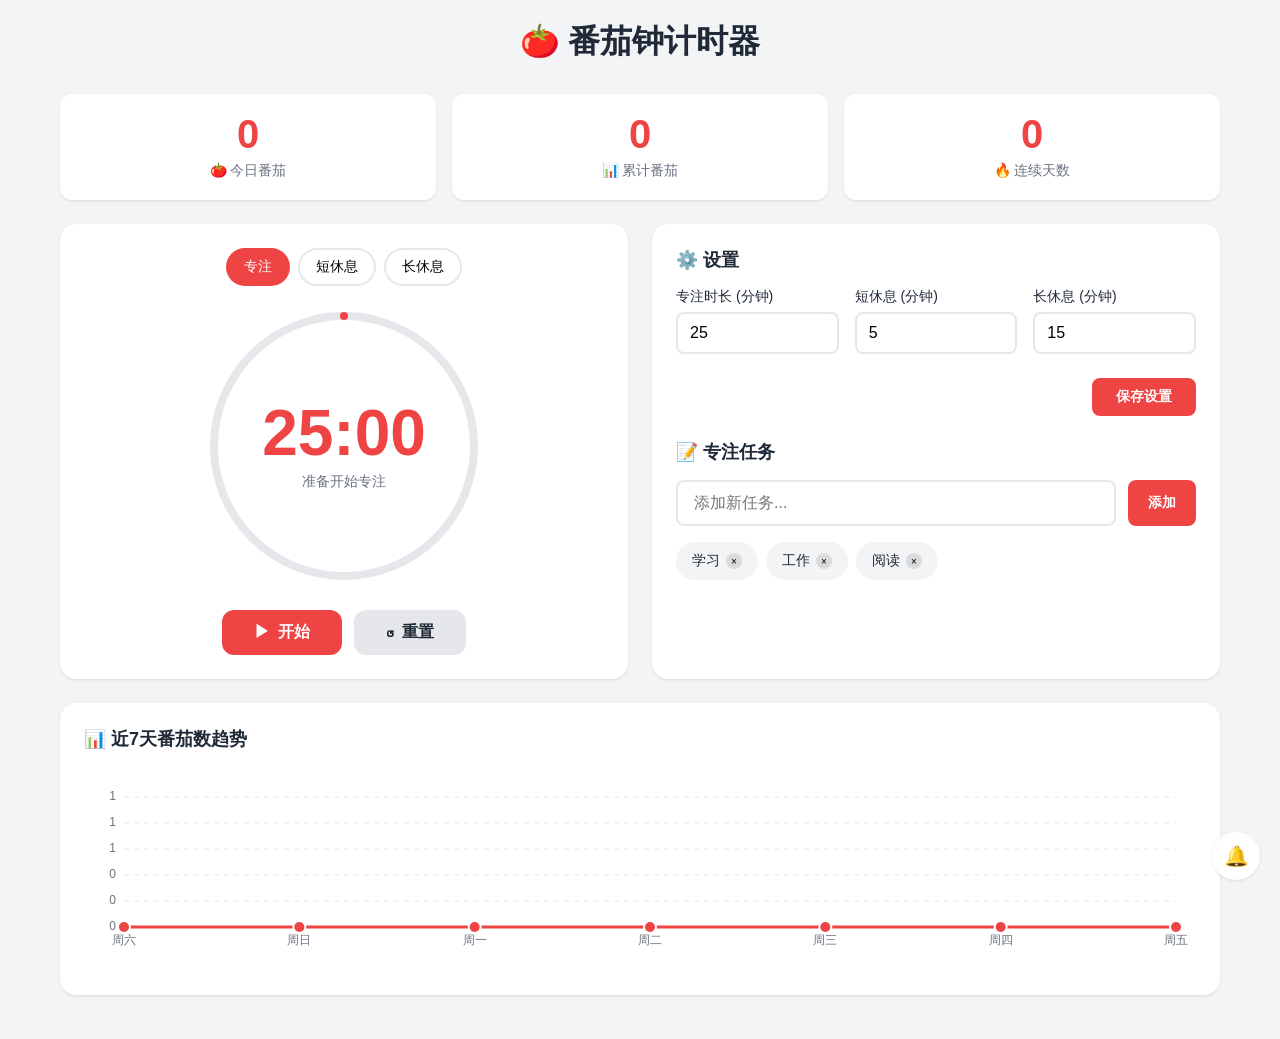
<file: index.html>
<!DOCTYPE html>
<html lang="zh-CN">
<head>
    <meta charset="UTF-8">
    <meta name="viewport" content="width=device-width, initial-scale=1.0">
    <title>番茄钟计时器</title>
    <style>
        * {
            margin: 0;
            padding: 0;
            box-sizing: border-box;
        }

        :root {
            --color-work: #ef4444;
            --color-break: #22c55e;
            --color-pause: #6b7280;
            --color-bg: #f3f4f6;
            --color-card: #ffffff;
            --color-text: #1f2937;
            --color-text-secondary: #6b7280;
            --color-border: #e5e7eb;
            --shadow: 0 1px 3px rgba(0, 0, 0, 0.1);
            --shadow-lg: 0 10px 15px -3px rgba(0, 0, 0, 0.1);
        }

        body {
            font-family: -apple-system, BlinkMacSystemFont, 'Segoe UI', Roboto, sans-serif;
            background-color: var(--color-bg);
            color: var(--color-text);
            min-height: 100vh;
        }

        .app {
            max-width: 1200px;
            margin: 0 auto;
            padding: 20px;
        }

        .header {
            text-align: center;
            margin-bottom: 30px;
        }

        .header h1 {
            font-size: 2rem;
            font-weight: 700;
            color: var(--color-text);
        }

        .main-grid {
            display: grid;
            grid-template-columns: 1fr 1fr;
            gap: 24px;
            margin-bottom: 24px;
        }

        @media (max-width: 768px) {
            .main-grid {
                grid-template-columns: 1fr;
            }
        }

        .card {
            background: var(--color-card);
            border-radius: 16px;
            padding: 24px;
            box-shadow: var(--shadow);
        }

        .card-title {
            font-size: 1.125rem;
            font-weight: 600;
            margin-bottom: 16px;
            color: var(--color-text);
        }

        /* Timer Section */
        .timer-section {
            display: flex;
            flex-direction: column;
            align-items: center;
        }

        .timer-mode {
            display: flex;
            gap: 8px;
            margin-bottom: 20px;
        }

        .mode-btn {
            padding: 8px 16px;
            border: 2px solid var(--color-border);
            background: transparent;
            border-radius: 20px;
            cursor: pointer;
            font-size: 0.875rem;
            font-weight: 500;
            transition: all 0.2s;
        }

        .mode-btn.active {
            color: white;
            border-color: transparent;
        }

        .mode-btn.work.active {
            background-color: var(--color-work);
        }

        .mode-btn.break.active {
            background-color: var(--color-break);
        }

        .mode-btn.long-break.active {
            background-color: #3b82f6;
        }

        .progress-container {
            position: relative;
            width: 280px;
            height: 280px;
            margin-bottom: 24px;
        }

        .timer-display {
            position: absolute;
            top: 50%;
            left: 50%;
            transform: translate(-50%, -50%);
            text-align: center;
        }

        .time-text {
            font-size: 4rem;
            font-weight: 700;
            font-variant-numeric: tabular-nums;
            line-height: 1;
        }

        .time-text.work {
            color: var(--color-work);
        }

        .time-text.break {
            color: var(--color-break);
        }

        .time-text.pause {
            color: var(--color-pause);
        }

        .task-label {
            font-size: 0.875rem;
            color: var(--color-text-secondary);
            margin-top: 8px;
            max-width: 200px;
            overflow: hidden;
            text-overflow: ellipsis;
            white-space: nowrap;
        }

        .timer-controls {
            display: flex;
            gap: 12px;
        }

        .control-btn {
            padding: 12px 32px;
            border: none;
            border-radius: 12px;
            font-size: 1rem;
            font-weight: 600;
            cursor: pointer;
            transition: all 0.2s;
            display: flex;
            align-items: center;
            gap: 8px;
        }

        .control-btn:hover {
            transform: translateY(-2px);
            box-shadow: var(--shadow-lg);
        }

        .control-btn:active {
            transform: translateY(0);
        }

        .btn-primary {
            background-color: var(--color-work);
            color: white;
        }

        .btn-primary.break {
            background-color: var(--color-break);
        }

        .btn-secondary {
            background-color: var(--color-border);
            color: var(--color-text);
        }

        /* Stats Section */
        .stats-grid {
            display: grid;
            grid-template-columns: repeat(3, 1fr);
            gap: 16px;
            margin-bottom: 24px;
        }

        @media (max-width: 768px) {
            .stats-grid {
                grid-template-columns: 1fr;
            }
        }

        .stat-card {
            background: var(--color-card);
            border-radius: 12px;
            padding: 20px;
            text-align: center;
            box-shadow: var(--shadow);
            transition: transform 0.2s;
        }

        .stat-card:hover {
            transform: translateY(-2px);
        }

        .stat-value {
            font-size: 2.5rem;
            font-weight: 700;
            color: var(--color-work);
            line-height: 1;
        }

        .stat-label {
            font-size: 0.875rem;
            color: var(--color-text-secondary);
            margin-top: 8px;
        }

        /* Chart Section */
        .chart-container {
            background: var(--color-card);
            border-radius: 16px;
            padding: 24px;
            box-shadow: var(--shadow);
            margin-bottom: 24px;
        }

        .chart-canvas {
            width: 100%;
            height: 200px;
        }

        /* Settings Section */
        .settings-grid {
            display: grid;
            grid-template-columns: repeat(3, 1fr);
            gap: 16px;
        }

        @media (max-width: 768px) {
            .settings-grid {
                grid-template-columns: 1fr;
            }
        }

        .form-group {
            display: flex;
            flex-direction: column;
        }

        .form-label {
            font-size: 0.875rem;
            font-weight: 500;
            margin-bottom: 6px;
            color: var(--color-text);
        }

        .form-input {
            padding: 10px 12px;
            border: 2px solid var(--color-border);
            border-radius: 8px;
            font-size: 1rem;
            transition: border-color 0.2s;
        }

        .form-input:focus {
            outline: none;
            border-color: var(--color-work);
        }

        .form-input.error {
            border-color: var(--color-work);
        }

        .error-message {
            font-size: 0.75rem;
            color: var(--color-work);
            margin-top: 4px;
        }

        .settings-actions {
            display: flex;
            justify-content: flex-end;
            margin-top: 20px;
        }

        .btn-save {
            padding: 10px 24px;
            background-color: var(--color-work);
            color: white;
            border: none;
            border-radius: 8px;
            font-size: 0.875rem;
            font-weight: 600;
            cursor: pointer;
            transition: all 0.2s;
        }

        .btn-save:hover {
            opacity: 0.9;
        }

        /* Task List Section */
        .task-section {
            margin-top: 24px;
        }

        .task-input-group {
            display: flex;
            gap: 12px;
            margin-bottom: 16px;
        }

        .task-input {
            flex: 1;
            padding: 12px 16px;
            border: 2px solid var(--color-border);
            border-radius: 8px;
            font-size: 1rem;
        }

        .task-input:focus {
            outline: none;
            border-color: var(--color-work);
        }

        .btn-add {
            padding: 12px 20px;
            background-color: var(--color-work);
            color: white;
            border: none;
            border-radius: 8px;
            font-size: 0.875rem;
            font-weight: 600;
            cursor: pointer;
        }

        .task-list {
            display: flex;
            flex-wrap: wrap;
            gap: 8px;
        }

        .task-tag {
            display: inline-flex;
            align-items: center;
            gap: 6px;
            padding: 8px 14px;
            background-color: var(--color-bg);
            border-radius: 20px;
            font-size: 0.875rem;
            cursor: pointer;
            transition: all 0.2s;
            border: 2px solid transparent;
        }

        .task-tag:hover {
            background-color: var(--color-border);
        }

        .task-tag.active {
            background-color: var(--color-work);
            color: white;
        }

        .task-tag .remove-btn {
            width: 16px;
            height: 16px;
            border-radius: 50%;
            background-color: rgba(0, 0, 0, 0.1);
            border: none;
            cursor: pointer;
            font-size: 10px;
            display: flex;
            align-items: center;
            justify-content: center;
        }

        .task-tag.active .remove-btn {
            background-color: rgba(255, 255, 255, 0.3);
            color: white;
        }

        /* Notification */
        .notification {
            position: fixed;
            top: 20px;
            right: 20px;
            padding: 16px 24px;
            background: var(--color-card);
            border-radius: 12px;
            box-shadow: var(--shadow-lg);
            transform: translateX(400px);
            transition: transform 0.3s ease;
            z-index: 1000;
        }

        .notification.show {
            transform: translateX(0);
        }

        .notification.success {
            border-left: 4px solid var(--color-break);
        }

        .notification.error {
            border-left: 4px solid var(--color-work);
        }

        /* Audio indicator */
        .audio-indicator {
            position: fixed;
            bottom: 20px;
            right: 20px;
            width: 48px;
            height: 48px;
            border-radius: 50%;
            background: var(--color-card);
            box-shadow: var(--shadow);
            display: flex;
            align-items: center;
            justify-content: center;
            cursor: pointer;
            font-size: 1.25rem;
        }
    </style>
</head>
<body>
    <div class="app">
        <header class="header">
            <h1>🍅 番茄钟计时器</h1>
        </header>

        <div class="stats-grid" id="statsContainer">
            <!-- StatCards will be rendered here -->
        </div>

        <div class="main-grid">
            <div class="card timer-section">
                <div class="timer-mode">
                    <button class="mode-btn work active" data-mode="work">专注</button>
                    <button class="mode-btn break" data-mode="break">短休息</button>
                    <button class="mode-btn long-break" data-mode="longBreak">长休息</button>
                </div>
                <div class="progress-container">
                    <canvas id="progressRing" width="280" height="280"></canvas>
                    <div class="timer-display">
                        <div class="time-text work" id="timeDisplay">25:00</div>
                        <div class="task-label" id="taskLabel">准备开始专注</div>
                    </div>
                </div>
                <div class="timer-controls">
                    <button class="control-btn btn-primary" id="startBtn">
                        <span>▶</span> 开始
                    </button>
                    <button class="control-btn btn-secondary" id="resetBtn">
                        <span>↺</span> 重置
                    </button>
                </div>
            </div>

            <div class="card">
                <h3 class="card-title">⚙️ 设置</h3>
                <div class="settings-grid">
                    <div class="form-group">
                        <label class="form-label">专注时长 (分钟)</label>
                        <input type="number" class="form-input" id="workDuration" value="25" min="1" max="60">
                        <div class="error-message" id="workDurationError"></div>
                    </div>
                    <div class="form-group">
                        <label class="form-label">短休息 (分钟)</label>
                        <input type="number" class="form-input" id="breakDuration" value="5" min="1" max="30">
                        <div class="error-message" id="breakDurationError"></div>
                    </div>
                    <div class="form-group">
                        <label class="form-label">长休息 (分钟)</label>
                        <input type="number" class="form-input" id="longBreakDuration" value="15" min="1" max="60">
                        <div class="error-message" id="longBreakDurationError"></div>
                    </div>
                </div>
                <div class="settings-actions">
                    <button class="btn-save" id="saveSettings">保存设置</button>
                </div>

                <div class="task-section">
                    <h3 class="card-title">📝 专注任务</h3>
                    <div class="task-input-group">
                        <input type="text" class="task-input" id="taskInput" placeholder="添加新任务...">
                        <button class="btn-add" id="addTask">添加</button>
                    </div>
                    <div class="task-list" id="taskList">
                        <!-- Task tags will be rendered here -->
                    </div>
                </div>
            </div>
        </div>

        <div class="chart-container">
            <h3 class="card-title">📊 近7天番茄数趋势</h3>
            <canvas id="trendChart" class="chart-canvas"></canvas>
        </div>
    </div>

    <div class="notification" id="notification"></div>
    <div class="audio-indicator" id="audioToggle">🔔</div>

    <script src="js/utils.js"></script>
    <script src="js/storage.js"></script>
    <script src="js/components/ProgressRing.js"></script>
    <script src="js/components/Timer.js"></script>
    <script src="js/components/StatCard.js"></script>
    <script src="js/components/Chart.js"></script>
    <script src="js/components/TaskList.js"></script>
    <script src="js/components/SettingsForm.js"></script>
    <script src="js/app.js"></script>
</body>
</html>
</file>
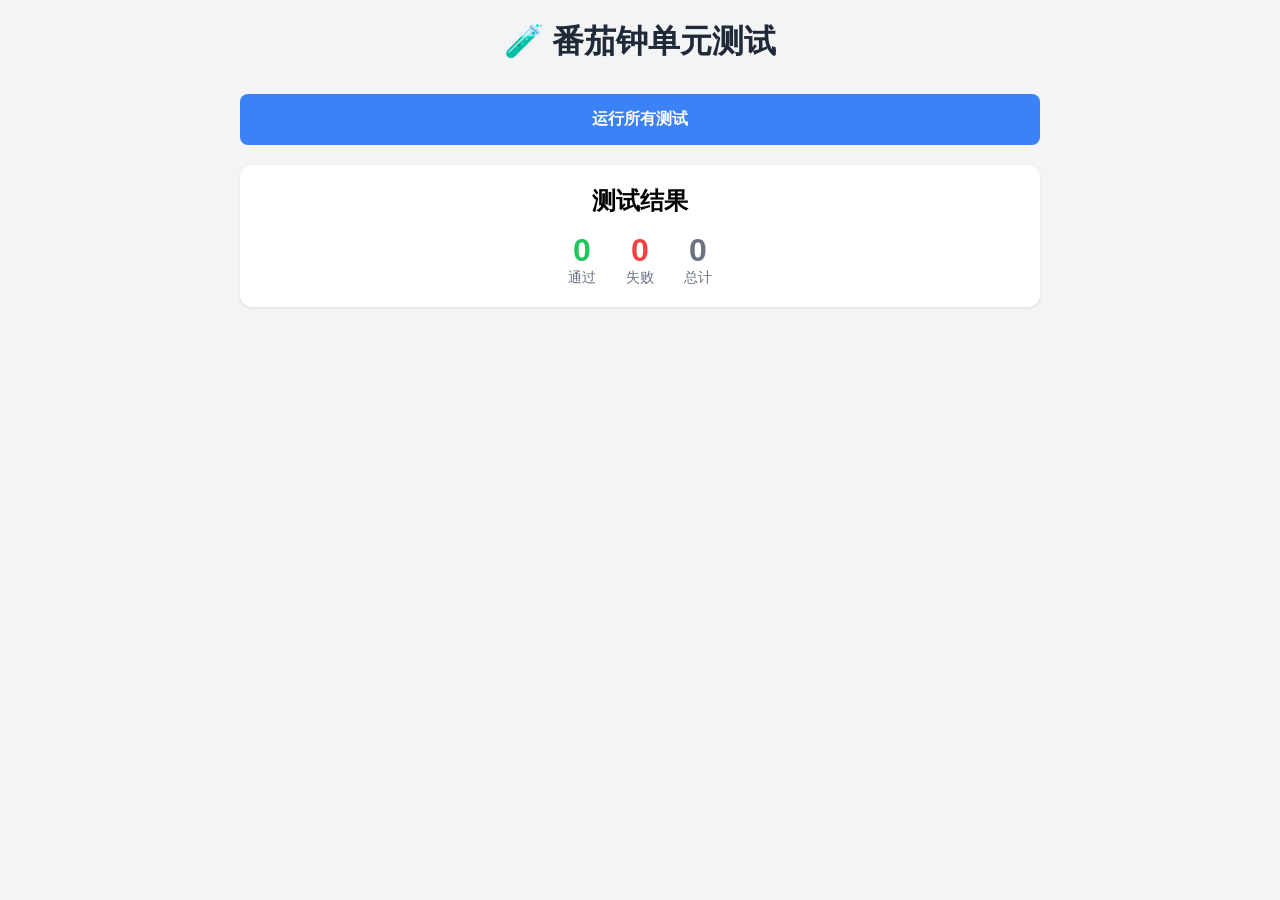
<file: test.html>
<!DOCTYPE html>
<html lang="zh-CN">
<head>
    <meta charset="UTF-8">
    <meta name="viewport" content="width=device-width, initial-scale=1.0">
    <title>番茄钟测试</title>
    <style>
        * {
            margin: 0;
            padding: 0;
            box-sizing: border-box;
        }

        body {
            font-family: -apple-system, BlinkMacSystemFont, 'Segoe UI', Roboto, sans-serif;
            background: #f3f4f6;
            padding: 20px;
        }

        .test-container {
            max-width: 800px;
            margin: 0 auto;
        }

        h1 {
            text-align: center;
            margin-bottom: 30px;
            color: #1f2937;
        }

        .test-suite {
            background: white;
            border-radius: 12px;
            padding: 20px;
            margin-bottom: 20px;
            box-shadow: 0 1px 3px rgba(0, 0, 0, 0.1);
        }

        .test-suite h2 {
            font-size: 1.25rem;
            margin-bottom: 15px;
            color: #374151;
            border-bottom: 2px solid #e5e7eb;
            padding-bottom: 10px;
        }

        .test-case {
            padding: 12px;
            margin-bottom: 10px;
            border-radius: 8px;
            display: flex;
            justify-content: space-between;
            align-items: center;
        }

        .test-case.pass {
            background: #d1fae5;
            border-left: 4px solid #22c55e;
        }

        .test-case.fail {
            background: #fee2e2;
            border-left: 4px solid #ef4444;
        }

        .test-case.running {
            background: #dbeafe;
            border-left: 4px solid #3b82f6;
        }

        .test-name {
            font-weight: 500;
            color: #1f2937;
        }

        .test-status {
            font-size: 0.875rem;
            font-weight: 600;
        }

        .test-status.pass {
            color: #22c55e;
        }

        .test-status.fail {
            color: #ef4444;
        }

        .test-status.running {
            color: #3b82f6;
        }

        .error-message {
            font-size: 0.75rem;
            color: #ef4444;
            margin-top: 5px;
        }

        .summary {
            background: white;
            border-radius: 12px;
            padding: 20px;
            box-shadow: 0 1px 3px rgba(0, 0, 0, 0.1);
            text-align: center;
        }

        .summary h2 {
            margin-bottom: 15px;
        }

        .summary-stats {
            display: flex;
            justify-content: center;
            gap: 30px;
            font-size: 1.125rem;
        }

        .stat {
            display: flex;
            flex-direction: column;
            align-items: center;
        }

        .stat-value {
            font-size: 2rem;
            font-weight: 700;
        }

        .stat-value.pass {
            color: #22c55e;
        }

        .stat-value.fail {
            color: #ef4444;
        }

        .stat-label {
            font-size: 0.875rem;
            color: #6b7280;
        }

        .run-btn {
            display: block;
            width: 100%;
            padding: 15px;
            background: #3b82f6;
            color: white;
            border: none;
            border-radius: 8px;
            font-size: 1rem;
            font-weight: 600;
            cursor: pointer;
            margin-bottom: 20px;
        }

        .run-btn:hover {
            background: #2563eb;
        }

        .run-btn:disabled {
            background: #9ca3af;
            cursor: not-allowed;
        }
    </style>
</head>
<body>
    <div class="test-container">
        <h1>🧪 番茄钟单元测试</h1>
        
        <button class="run-btn" id="runTests">运行所有测试</button>
        
        <div class="summary" id="summary">
            <h2>测试结果</h2>
            <div class="summary-stats">
                <div class="stat">
                    <div class="stat-value pass" id="passCount">0</div>
                    <div class="stat-label">通过</div>
                </div>
                <div class="stat">
                    <div class="stat-value fail" id="failCount">0</div>
                    <div class="stat-label">失败</div>
                </div>
                <div class="stat">
                    <div class="stat-value" id="totalCount" style="color: #6b7280;">0</div>
                    <div class="stat-label">总计</div>
                </div>
            </div>
        </div>

        <div id="testSuites"></div>
    </div>

    <script src="js/utils.js"></script>
    <script src="js/storage.js"></script>
    <script src="js/components/Timer.js"></script>
    <script src="js/components/SettingsForm.js"></script>
    
    <script>
        /**
         * 测试框架
         */
        class TestRunner {
            constructor() {
                this.suites = [];
                this.results = [];
            }

            describe(name, fn) {
                const suite = {
                    name,
                    tests: [],
                    beforeEach: null,
                    afterEach: null
                };
                this.suites.push(suite);
                this.currentSuite = suite;
                fn();
                this.currentSuite = null;
            }

            it(name, fn) {
                if (this.currentSuite) {
                    this.currentSuite.tests.push({ name, fn });
                }
            }

            beforeEach(fn) {
                if (this.currentSuite) {
                    this.currentSuite.beforeEach = fn;
                }
            }

            afterEach(fn) {
                if (this.currentSuite) {
                    this.currentSuite.afterEach = fn;
                }
            }

            async run() {
                this.results = [];
                
                for (const suite of this.suites) {
                    const suiteResult = {
                        name: suite.name,
                        tests: []
                    };

                    for (const test of suite.tests) {
                        const testResult = {
                            name: test.name,
                            status: 'running',
                            error: null
                        };

                        try {
                            if (suite.beforeEach) await suite.beforeEach();
                            await test.fn();
                            if (suite.afterEach) await suite.afterEach();
                            testResult.status = 'pass';
                        } catch (error) {
                            testResult.status = 'fail';
                            testResult.error = error.message;
                        }

                        suiteResult.tests.push(testResult);
                    }

                    this.results.push(suiteResult);
                }

                return this.results;
            }
        }

        // 断言函数
        function expect(actual) {
            return {
                toBe(expected) {
                    if (actual !== expected) {
                        throw new Error(`Expected ${expected} but got ${actual}`);
                    }
                },
                toEqual(expected) {
                    if (JSON.stringify(actual) !== JSON.stringify(expected)) {
                        throw new Error(`Expected ${JSON.stringify(expected)} but got ${JSON.stringify(actual)}`);
                    }
                },
                toBeTruthy() {
                    if (!actual) {
                        throw new Error(`Expected truthy but got ${actual}`);
                    }
                },
                toBeFalsy() {
                    if (actual) {
                        throw new Error(`Expected falsy but got ${actual}`);
                    }
                },
                toBeGreaterThan(expected) {
                    if (!(actual > expected)) {
                        throw new Error(`Expected ${actual} to be greater than ${expected}`);
                    }
                },
                toBeLessThan(expected) {
                    if (!(actual < expected)) {
                        throw new Error(`Expected ${actual} to be less than ${expected}`);
                    }
                },
                toBeGreaterThanOrEqual(expected) {
                    if (!(actual >= expected)) {
                        throw new Error(`Expected ${actual} to be greater than or equal to ${expected}`);
                    }
                },
                toContain(expected) {
                    if (!actual.includes(expected)) {
                        throw new Error(`Expected ${actual} to contain ${expected}`);
                    }
                },
                toHaveLength(expected) {
                    if (actual.length !== expected) {
                        throw new Error(`Expected length ${expected} but got ${actual.length}`);
                    }
                }
            };
        }

        // 创建测试运行器
        const runner = new TestRunner();

        // ==================== Timer Tests ====================
        runner.describe('Timer 组件测试', () => {
            let timer;

            runner.beforeEach(() => {
                timer = new Timer({
                    workDuration: 0.05, // 3秒用于测试
                    breakDuration: 0.03, // 2秒用于测试
                    longBreakDuration: 0.05
                });
            });

            runner.afterEach(() => {
                if (timer) timer.destroy();
            });

            runner.it('初始化时应该处于 idle 状态', () => {
                expect(timer.state).toBe('idle');
                expect(timer.mode).toBe('work');
            });

            runner.it('开始计时后应该处于 running 状态', () => {
                timer.start();
                expect(timer.state).toBe('running');
            });

            runner.it('暂停后应该处于 paused 状态', () => {
                timer.start();
                timer.pause();
                expect(timer.state).toBe('paused');
            });

            runner.it('重置后应该回到 idle 状态', () => {
                timer.start();
                timer.reset();
                expect(timer.state).toBe('idle');
            });

            runner.it('切换模式应该更新总时间', () => {
                timer.setMode('break');
                expect(timer.mode).toBe('break');
                expect(timer.totalTime).toBe(0.03 * 60 * 1000);
            });

            runner.it('应该正确计算进度', () => {
                timer.totalTime = 10000;
                timer.remainingTime = 5000;
                expect(timer.getProgress()).toBe(0.5);
            });

            runner.it('应该正确格式化时间', () => {
                timer.totalTime = 25 * 60 * 1000;
                timer.remainingTime = 25 * 60 * 1000;
                expect(timer.getFormattedTime()).toBe('25:00');
            });

            runner.it('完成工作模式后应该增加完成计数', () => {
                timer.setMode('work');
                timer.completedPomodoros = 0;
                timer._complete();
                expect(timer.completedPomodoros).toBe(1);
            });
        });

        // ==================== Utils Tests ====================
        runner.describe('Utils 工具函数测试', () => {
            runner.it('formatTime 应该正确格式化时间', () => {
                expect(Utils.formatTime(0)).toBe('00:00');
                expect(Utils.formatTime(60000)).toBe('01:00');
                expect(Utils.formatTime(90000)).toBe('01:30');
                expect(Utils.formatTime(3600000)).toBe('60:00');
            });

            runner.it('formatDate 应该正确格式化日期', () => {
                const date = new Date('2024-03-20');
                expect(Utils.formatDate(date)).toBe('2024-03-20');
            });

            runner.it('getLast7Days 应该返回7天日期', () => {
                const days = Utils.getLast7Days();
                expect(days).toHaveLength(7);
            });

            runner.it('getWeekDay 应该返回正确的星期', () => {
                expect(Utils.getWeekDay('2024-03-18')).toContain('周');
            });

            runner.it('validateSettings 应该验证设置', () => {
                const valid = Utils.validateSettings({
                    workDuration: 25,
                    breakDuration: 5,
                    longBreakDuration: 15
                });
                expect(valid.isValid).toBeTruthy();
            });

            runner.it('validateSettings 应该检测无效设置', () => {
                const invalid = Utils.validateSettings({
                    workDuration: 0,
                    breakDuration: 5,
                    longBreakDuration: 15
                });
                expect(invalid.isValid).toBeFalsy();
            });

            runner.it('generateId 应该生成唯一ID', () => {
                const id1 = Utils.generateId();
                const id2 = Utils.generateId();
                expect(id1).not.toBe(id2);
            });

            runner.it('deepClone 应该深拷贝对象', () => {
                const obj = { a: 1, b: { c: 2 } };
                const cloned = Utils.deepClone(obj);
                expect(cloned).toEqual(obj);
                cloned.b.c = 3;
                expect(obj.b.c).toBe(2);
            });
        });

        // ==================== Storage Tests ====================
        runner.describe('Storage 数据存储测试', () => {
            runner.beforeEach(() => {
                Storage.clearAll();
            });

            runner.it('应该保存和读取设置', () => {
                const settings = {
                    workDuration: 30,
                    breakDuration: 10,
                    longBreakDuration: 20
                };
                Storage.saveSettings(settings);
                const loaded = Storage.getSettings();
                expect(loaded.workDuration).toBe(30);
                expect(loaded.breakDuration).toBe(10);
            });

            runner.it('应该返回默认设置', () => {
                const settings = Storage.getSettings();
                expect(settings.workDuration).toBe(25);
                expect(settings.breakDuration).toBe(5);
            });

            runner.it('应该保存和读取统计数据', () => {
                const stats = {
                    today: 5,
                    total: 100,
                    streak: 7
                };
                Storage.saveStats(stats);
                const loaded = Storage.getStats();
                expect(loaded.today).toBe(5);
                expect(loaded.total).toBe(100);
            });

            runner.it('应该添加任务', () => {
                const task = Storage.addTask('测试任务');
                expect(task.name).toBe('测试任务');
                expect(task.id).toBeTruthy();
                
                const tasks = Storage.getTasks();
                expect(tasks).toHaveLength(1);
            });

            runner.it('应该删除任务', () => {
                const task = Storage.addTask('测试任务');
                Storage.removeTask(task.id);
                const tasks = Storage.getTasks();
                expect(tasks).toHaveLength(0);
            });

            runner.it('应该记录历史', () => {
                const today = Utils.formatDate(new Date());
                Storage.addHistory(today);
                Storage.addHistory(today);
                
                const history = Storage.getHistory();
                expect(history[today]).toBe(2);
            });

            runner.it('应该增加今日番茄数', () => {
                const stats = Storage.incrementTodayPomodoro();
                expect(stats.today).toBeGreaterThanOrEqual(1);
                expect(stats.total).toBeGreaterThanOrEqual(1);
            });

            runner.it('应该获取最近7天历史', () => {
                const history = Storage.getLast7DaysHistory();
                expect(history).toHaveLength(7);
                expect(history[0].weekDay).toBeTruthy();
            });
        });

        // ==================== SettingsForm Tests ====================
        runner.describe('SettingsForm 设置表单测试', () => {
            // 创建模拟DOM元素
            function createMockInput(value) {
                return {
                    value: value.toString(),
                    classList: {
                        add: () => {},
                        remove: () => {}
                    }
                };
            }

            runner.it('应该验证有效设置', () => {
                const valid = Utils.validateSettings({
                    workDuration: 25,
                    breakDuration: 5,
                    longBreakDuration: 15
                });
                expect(valid.isValid).toBeTruthy();
            });

            runner.it('应该验证专注时长范围', () => {
                const invalid = Utils.validateSettings({
                    workDuration: 0,
                    breakDuration: 5,
                    longBreakDuration: 15
                });
                expect(invalid.isValid).toBeFalsy();
                expect(invalid.errors.workDuration).toBeTruthy();
            });

            runner.it('应该验证短休息时长范围', () => {
                const invalid = Utils.validateSettings({
                    workDuration: 25,
                    breakDuration: 0,
                    longBreakDuration: 15
                });
                expect(invalid.isValid).toBeFalsy();
                expect(invalid.errors.breakDuration).toBeTruthy();
            });

            runner.it('应该验证长休息时长范围', () => {
                const invalid = Utils.validateSettings({
                    workDuration: 25,
                    breakDuration: 5,
                    longBreakDuration: 100
                });
                expect(invalid.isValid).toBeFalsy();
                expect(invalid.errors.longBreakDuration).toBeTruthy();
            });
        });

        // ==================== Integration Tests ====================
        runner.describe('集成测试 - 计时器状态流转', () => {
            let timer;

            runner.beforeEach(() => {
                timer = new Timer({
                    workDuration: 0.05,
                    breakDuration: 0.03,
                    longBreakDuration: 0.05
                });
            });

            runner.afterEach(() => {
                if (timer) timer.destroy();
            });

            runner.it('应该正确流转: idle -> running -> paused -> running', () => {
                expect(timer.state).toBe('idle');
                
                timer.start();
                expect(timer.state).toBe('running');
                
                timer.pause();
                expect(timer.state).toBe('paused');
                
                timer.start();
                expect(timer.state).toBe('running');
            });

            runner.it('应该正确流转: work -> break -> work', () => {
                timer.setMode('work');
                expect(timer.mode).toBe('work');
                
                timer.setMode('break');
                expect(timer.mode).toBe('break');
                
                timer.setMode('work');
                expect(timer.mode).toBe('work');
            });

            runner.it('应该正确流转: work -> longBreak (每4个番茄)', () => {
                timer.completedPomodoros = 4;
                timer.setMode('work');
                timer.nextMode();
                expect(timer.mode).toBe('longBreak');
            });

            runner.it('应该正确流转: work -> break (非第4个番茄)', () => {
                timer.completedPomodoros = 3;
                timer.setMode('work');
                timer.nextMode();
                expect(timer.mode).toBe('break');
            });
        });

        // ==================== Time Precision Tests ====================
        runner.describe('时间计算精度测试', () => {
            runner.it('应该精确计算毫秒级时间', () => {
                const timer = new Timer({ workDuration: 1 });
                timer.start();
                
                const startTime = timer.startTime;
                expect(startTime).toBeGreaterThan(0);
                
                const state = timer.getState();
                expect(state.totalTime).toBe(60000);
                
                timer.destroy();
            });

            runner.it('应该精确计算进度', () => {
                const timer = new Timer({ workDuration: 1 });
                timer.totalTime = 1000;
                timer.remainingTime = 250;
                
                const progress = timer.getProgress();
                expect(progress).toBe(0.75);
                
                timer.destroy();
            });

            runner.it('formatTime 应该正确处理毫秒', () => {
                expect(Utils.formatTime(59999)).toBe('01:00');
                expect(Utils.formatTime(60000)).toBe('01:00');
                expect(Utils.formatTime(61000)).toBe('01:01');
            });
        });

        // ==================== Stats Calculation Tests ====================
        runner.describe('统计数据累计逻辑测试', () => {
            runner.beforeEach(() => {
                Storage.clearAll();
            });

            runner.it('应该正确累计今日番茄数', () => {
                Storage.incrementTodayPomodoro();
                Storage.incrementTodayPomodoro();
                
                const stats = Storage.getStats();
                expect(stats.today).toBe(2);
                expect(stats.total).toBe(2);
            });

            runner.it('应该正确计算连续天数', () => {
                const yesterday = new Date();
                yesterday.setDate(yesterday.getDate() - 1);
                
                Storage.saveStats({
                    today: 3,
                    total: 10,
                    streak: 2,
                    lastActiveDate: Utils.formatDate(yesterday)
                });
                
                const stats = Storage.incrementTodayPomodoro();
                expect(stats.streak).toBe(3);
            });

            runner.it('连续天数中断后应该重置', () => {
                const twoDaysAgo = new Date();
                twoDaysAgo.setDate(twoDaysAgo.getDate() - 2);
                
                Storage.saveStats({
                    today: 3,
                    total: 10,
                    streak: 5,
                    lastActiveDate: Utils.formatDate(twoDaysAgo)
                });
                
                const stats = Storage.incrementTodayPomodoro();
                expect(stats.streak).toBe(1);
            });
        });

        // ==================== Chart Data Tests ====================
        runner.describe('图表数据聚合测试', () => {
            runner.beforeEach(() => {
                Storage.clearAll();
            });

            runner.it('应该正确聚合近7天数据', () => {
                const today = Utils.formatDate(new Date());
                const yesterday = Utils.formatDate(new Date(Date.now() - 86400000));
                
                Storage.addHistory(today);
                Storage.addHistory(today);
                Storage.addHistory(yesterday);
                
                const history = Storage.getLast7DaysHistory();
                expect(history).toHaveLength(7);
                
                const todayData = history.find(h => h.date === today);
                const yesterdayData = history.find(h => h.date === yesterday);
                
                expect(todayData.count).toBe(2);
                expect(yesterdayData.count).toBe(1);
            });

            runner.it('没有数据的日期应该返回0', () => {
                const history = Storage.getLast7DaysHistory();
                const today = Utils.formatDate(new Date());
                const todayData = history.find(h => h.date === today);
                
                expect(todayData.count).toBe(0);
            });

            runner.it('应该包含星期信息', () => {
                const history = Storage.getLast7DaysHistory();
                expect(history[0].weekDay).toBeTruthy();
                expect(history[0].weekDay).toContain('周');
            });
        });

        // 渲染测试结果
        function renderResults(results) {
            const container = document.getElementById('testSuites');
            container.innerHTML = '';

            let passCount = 0;
            let failCount = 0;

            results.forEach(suite => {
                const suiteEl = document.createElement('div');
                suiteEl.className = 'test-suite';

                const titleEl = document.createElement('h2');
                titleEl.textContent = suite.name;
                suiteEl.appendChild(titleEl);

                suite.tests.forEach(test => {
                    const testEl = document.createElement('div');
                    testEl.className = `test-case ${test.status}`;

                    const nameEl = document.createElement('span');
                    nameEl.className = 'test-name';
                    nameEl.textContent = test.name;

                    const statusEl = document.createElement('span');
                    statusEl.className = `test-status ${test.status}`;
                    statusEl.textContent = test.status === 'pass' ? '✓ 通过' : '✗ 失败';

                    testEl.appendChild(nameEl);
                    testEl.appendChild(statusEl);

                    if (test.error) {
                        const errorEl = document.createElement('div');
                        errorEl.className = 'error-message';
                        errorEl.textContent = test.error;
                        testEl.appendChild(errorEl);
                    }

                    suiteEl.appendChild(testEl);

                    if (test.status === 'pass') passCount++;
                    else failCount++;
                });

                container.appendChild(suiteEl);
            });

            document.getElementById('passCount').textContent = passCount;
            document.getElementById('failCount').textContent = failCount;
            document.getElementById('totalCount').textContent = passCount + failCount;
        }

        // 运行测试
        document.getElementById('runTests').addEventListener('click', async () => {
            const btn = document.getElementById('runTests');
            btn.disabled = true;
            btn.textContent = '测试中...';

            const results = await runner.run();
            renderResults(results);

            btn.disabled = false;
            btn.textContent = '重新运行测试';
        });
    </script>
</body>
</html>
</file>
